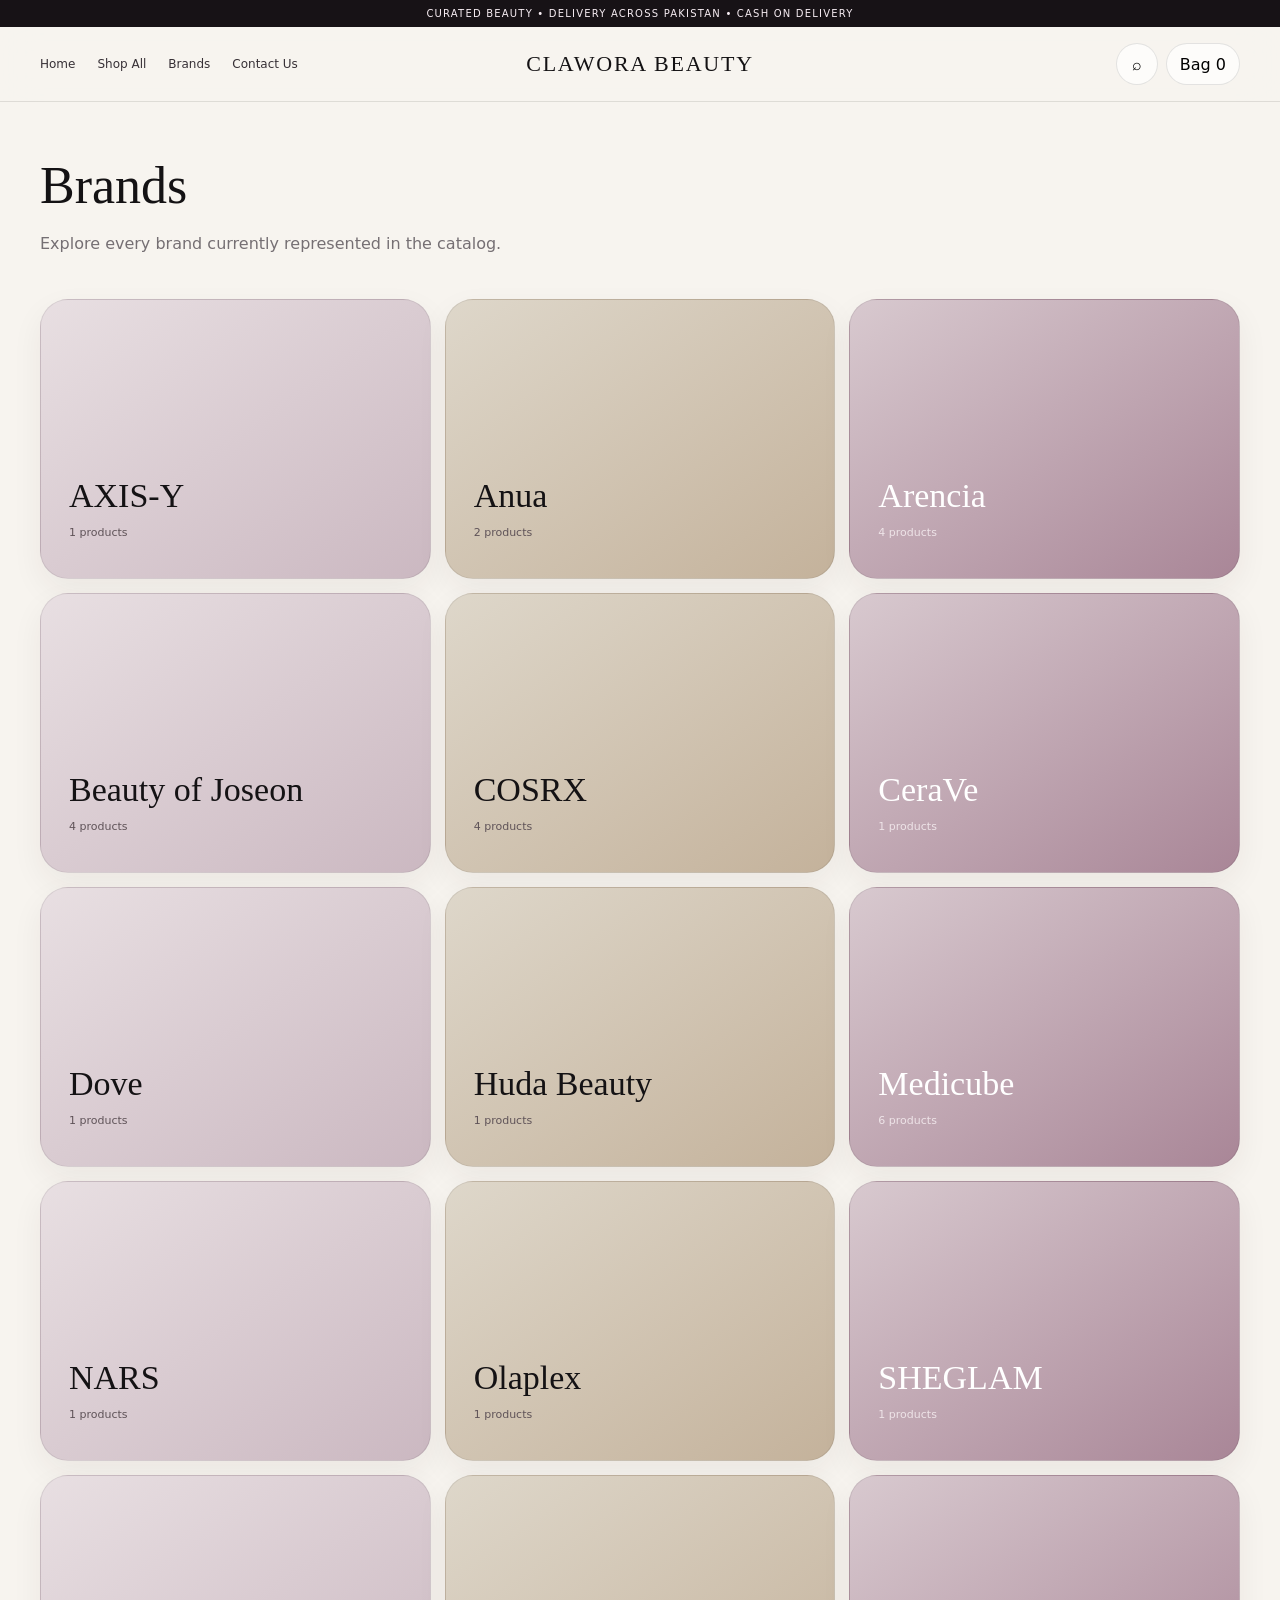
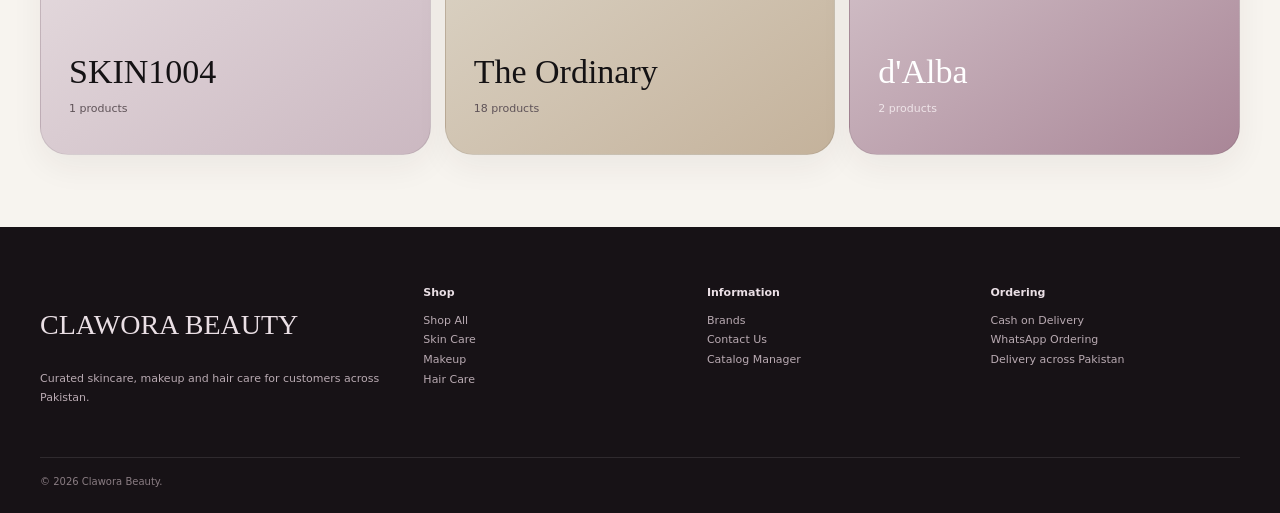
<file: brands.html>
<!doctype html><html lang="en"><head><meta charset="utf-8"><meta name="viewport" content="width=device-width,initial-scale=1"><title>Brands — Clawora Beauty</title><link rel="stylesheet" href="styles.css"></head><body>
<div class="announcement">CURATED BEAUTY • DELIVERY ACROSS PAKISTAN • CASH ON DELIVERY</div>
<header class="siteHeader"><div class="wrap headerInner">
  <button class="menuBtn mobileOnly" onclick="openMenu()">☰</button>
  <nav class="desktopNav"><a href="index.html">Home</a><a href="shop.html">Shop All</a><a href="brands.html">Brands</a><a href="contact.html">Contact Us</a></nav>
  <a class="headerBrand" href="index.html">CLAWORA BEAUTY</a>
  <div class="headerActions"><button class="iconBtn" onclick="location.href='shop.html'">⌕</button><button class="iconBtn" onclick="openCart()">Bag <span id="cartCount">0</span></button></div>
</div></header>
<div id="menuDrawer" class="drawer"><div class="drawerVeil" onclick="closeMenu()"></div><aside class="drawerPanel">
  <div class="drawerTop"><div class="drawerBrand">CLAWORA BEAUTY</div><button class="iconBtn" onclick="closeMenu()">×</button></div>
  <nav class="drawerNav"><a href="index.html">Home</a><a href="shop.html">Shop All</a><a href="shop.html?category=Skin%20Care">Skin Care</a><a href="shop.html?category=Hair%20Care">Hair Care</a><a href="shop.html?category=Makeup">Makeup</a><a href="brands.html">Brands</a><a href="contact.html">Contact Us</a></nav>
  <div class="drawerFoot">Premium multi-brand beauty storefront for Pakistan.</div>
</aside></div>
<main class="wrap"><section class="pageHero"><h1>Brands</h1><p>Explore every brand currently represented in the catalog.</p></section><div id="brandGrid" class="categoryGrid"></div></main>
<footer><div class="wrap"><div class="footerGrid">
<div><h3>CLAWORA BEAUTY</h3><p>Curated skincare, makeup and hair care for customers across Pakistan.</p></div>
<div><b>Shop</b><p><a href="shop.html">Shop All</a><br><a href="shop.html?category=Skin%20Care">Skin Care</a><br><a href="shop.html?category=Makeup">Makeup</a><br><a href="shop.html?category=Hair%20Care">Hair Care</a></p></div>
<div><b>Information</b><p><a href="brands.html">Brands</a><br><a href="contact.html">Contact Us</a><br><a href="catalog-manager.html">Catalog Manager</a></p></div>
<div><b>Ordering</b><p>Cash on Delivery<br>WhatsApp Ordering<br>Delivery across Pakistan</p></div>
</div><div class="copyright">© 2026 Clawora Beauty.</div></div></footer>

<div id="cartDrawer" class="cartDrawer"><div class="cartVeil" onclick="closeCart()"></div><aside class="cartPanel">
<div style="display:flex;justify-content:space-between;align-items:center"><h3>Your Bag</h3><button class="iconBtn" onclick="closeCart()">×</button></div>
<div id="cartList" class="cartList"></div>
<div class="cartBottom"><div style="display:flex;justify-content:space-between"><b>Total</b><b id="cartTotal">PKR 0</b></div><button class="btn btnDark" onclick="checkout()">Order on WhatsApp</button></div>
</aside></div>
<script src="store-config.js"></script><script src="app.js"></script><script>loadBrands();</script></body></html>
</file>
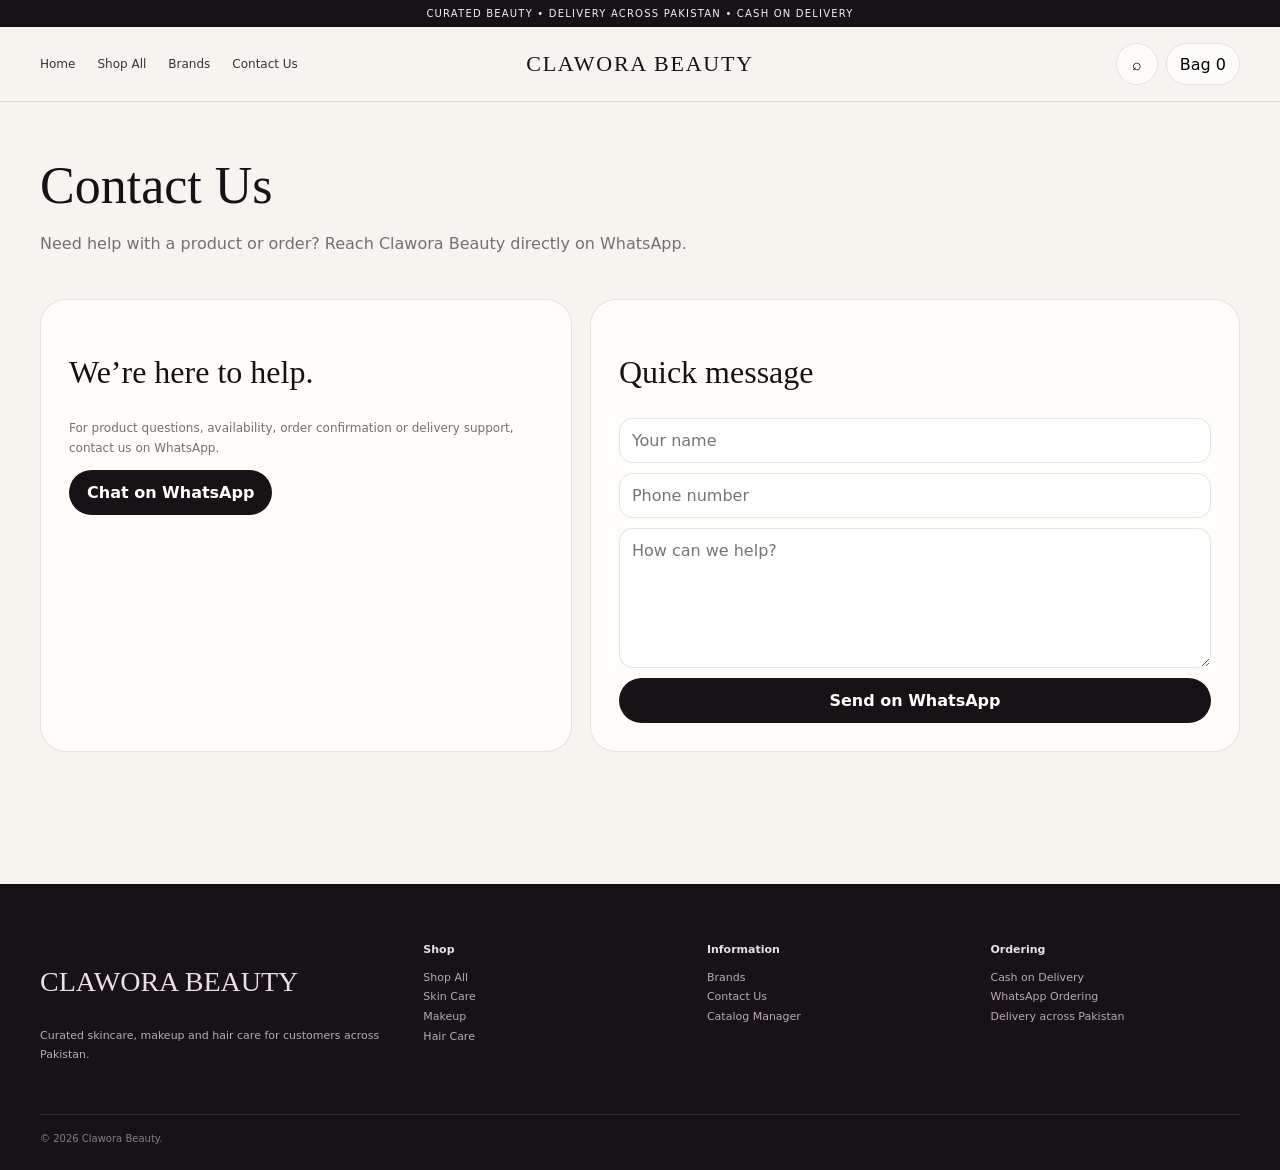
<file: contact.html>
<!doctype html><html lang="en"><head><meta charset="utf-8"><meta name="viewport" content="width=device-width,initial-scale=1"><title>Contact Us — Clawora Beauty</title><link rel="stylesheet" href="styles.css"></head><body>
<div class="announcement">CURATED BEAUTY • DELIVERY ACROSS PAKISTAN • CASH ON DELIVERY</div>
<header class="siteHeader"><div class="wrap headerInner">
  <button class="menuBtn mobileOnly" onclick="openMenu()">☰</button>
  <nav class="desktopNav"><a href="index.html">Home</a><a href="shop.html">Shop All</a><a href="brands.html">Brands</a><a href="contact.html">Contact Us</a></nav>
  <a class="headerBrand" href="index.html">CLAWORA BEAUTY</a>
  <div class="headerActions"><button class="iconBtn" onclick="location.href='shop.html'">⌕</button><button class="iconBtn" onclick="openCart()">Bag <span id="cartCount">0</span></button></div>
</div></header>
<div id="menuDrawer" class="drawer"><div class="drawerVeil" onclick="closeMenu()"></div><aside class="drawerPanel">
  <div class="drawerTop"><div class="drawerBrand">CLAWORA BEAUTY</div><button class="iconBtn" onclick="closeMenu()">×</button></div>
  <nav class="drawerNav"><a href="index.html">Home</a><a href="shop.html">Shop All</a><a href="shop.html?category=Skin%20Care">Skin Care</a><a href="shop.html?category=Hair%20Care">Hair Care</a><a href="shop.html?category=Makeup">Makeup</a><a href="brands.html">Brands</a><a href="contact.html">Contact Us</a></nav>
  <div class="drawerFoot">Premium multi-brand beauty storefront for Pakistan.</div>
</aside></div>
<main class="wrap"><section class="pageHero"><h1>Contact Us</h1><p>Need help with a product or order? Reach Clawora Beauty directly on WhatsApp.</p></section><section class="contactGrid"><div class="contactCard"><h2>We’re here to help.</h2><p>For product questions, availability, order confirmation or delivery support, contact us on WhatsApp.</p><button class="btn btnDark" onclick="openSupportWhatsApp()">Chat on WhatsApp</button></div><div class="formCard"><h2>Quick message</h2><form onsubmit="sendContact(event)"><input id="cName" placeholder="Your name" required><input id="cPhone" placeholder="Phone number"><textarea id="cMsg" placeholder="How can we help?" required></textarea><button class="btn btnDark" type="submit">Send on WhatsApp</button></form></div></section></main>
<footer><div class="wrap"><div class="footerGrid">
<div><h3>CLAWORA BEAUTY</h3><p>Curated skincare, makeup and hair care for customers across Pakistan.</p></div>
<div><b>Shop</b><p><a href="shop.html">Shop All</a><br><a href="shop.html?category=Skin%20Care">Skin Care</a><br><a href="shop.html?category=Makeup">Makeup</a><br><a href="shop.html?category=Hair%20Care">Hair Care</a></p></div>
<div><b>Information</b><p><a href="brands.html">Brands</a><br><a href="contact.html">Contact Us</a><br><a href="catalog-manager.html">Catalog Manager</a></p></div>
<div><b>Ordering</b><p>Cash on Delivery<br>WhatsApp Ordering<br>Delivery across Pakistan</p></div>
</div><div class="copyright">© 2026 Clawora Beauty.</div></div></footer>

<div id="cartDrawer" class="cartDrawer"><div class="cartVeil" onclick="closeCart()"></div><aside class="cartPanel">
<div style="display:flex;justify-content:space-between;align-items:center"><h3>Your Bag</h3><button class="iconBtn" onclick="closeCart()">×</button></div>
<div id="cartList" class="cartList"></div>
<div class="cartBottom"><div style="display:flex;justify-content:space-between"><b>Total</b><b id="cartTotal">PKR 0</b></div><button class="btn btnDark" onclick="checkout()">Order on WhatsApp</button></div>
</aside></div>
<script src="store-config.js"></script><script src="app.js"></script></body></html>
</file>
<file: styles.css>
:root{
  --bg:#f7f4ef;
  --paper:#fffdf9;
  --ink:#141214;
  --muted:#756f73;
  --line:rgba(20,18,20,.11);
  --wine:#4a2538;
  --wine2:#6f4056;
  --soft:#eadfe4;
  --shadow:0 22px 70px rgba(45,28,36,.10);
}

*{
  box-sizing:border-box;
}

html{
  scroll-behavior:smooth;
}

body{
  margin:0;
  background:var(--bg);
  color:var(--ink);
  font-family:Inter,ui-sans-serif,system-ui,-apple-system,Segoe UI,sans-serif;
}

body.menu-open{
  overflow:hidden;
}

a{
  color:inherit;
}

button,
input,
select,
textarea{
  font:inherit;
}

.wrap{
  width:min(1200px,calc(100% - 28px));
  margin:auto;
}

/* ANNOUNCEMENT BAR */

.announcement{
  background:#171216;
  color:#f7edf3;
  padding:8px 12px;
  text-align:center;
  font-size:10px;
  letter-spacing:.12em;
  text-transform:uppercase;
}

/* HEADER */

.siteHeader{
  position:sticky;
  top:0;
  z-index:60;
  background:rgba(247,244,239,.9);
  backdrop-filter:blur(18px);
  -webkit-backdrop-filter:blur(18px);
  border-bottom:1px solid var(--line);
}

.headerInner{
  height:74px;
  display:grid;
  grid-template-columns:1fr auto 1fr;
  align-items:center;
  gap:18px;
}

.menuBtn,
.iconBtn{
  border:1px solid var(--line);
  background:rgba(255,255,255,.65);
  border-radius:999px;
  min-width:42px;
  height:42px;
  padding:0 13px;
  cursor:pointer;
}

.menuBtn{
  justify-self:start;
}

.headerBrand{
  font-family:Georgia,serif;
  font-size:22px;
  letter-spacing:.08em;
  text-decoration:none;
}

.headerActions{
  justify-self:end;
  display:flex;
  gap:8px;
  align-items:center;
}

.desktopNav{
  display:flex;
  gap:22px;
  align-items:center;
}

.desktopNav a{
  text-decoration:none;
  font-size:12px;
  color:#373036;
}

.mobileOnly{
  display:none;
}

/* MOBILE MENU DRAWER */

.drawer{
  position:fixed;
  inset:0;
  z-index:90;
  pointer-events:none;
}

.drawer.open{
  pointer-events:auto;
}

.drawerVeil{
  position:absolute;
  inset:0;
  background:rgba(15,9,12,.5);
  opacity:0;
  transition:.25s;
}

.drawer.open .drawerVeil{
  opacity:1;
}

.drawerPanel{
  position:absolute;
  left:0;
  top:0;
  bottom:0;
  width:min(390px,92vw);
  background:#fffdf9;
  transform:translateX(-100%);
  transition:.3s;
  padding:22px;
  display:flex;
  flex-direction:column;
}

.drawer.open .drawerPanel{
  transform:translateX(0);
}

.drawerTop{
  display:flex;
  justify-content:space-between;
  align-items:center;
}

.drawerBrand{
  font-family:Georgia,serif;
  font-size:23px;
}

.drawerNav{
  display:grid;
  gap:6px;
  margin-top:26px;
}

.drawerNav a{
  padding:14px 2px;
  border-bottom:1px solid var(--line);
  text-decoration:none;
  font-family:Georgia,serif;
  font-size:24px;
}

.drawerFoot{
  margin-top:auto;
  color:var(--muted);
  font-size:11px;
  line-height:1.6;
}

/* HERO */

.hero{
  padding:26px 0 18px;
}

.heroShell{
  display:grid;
  grid-template-columns:1.08fr .92fr;
  min-height:570px;
  border-radius:34px;
  overflow:hidden;
  background:#171216;
  color:white;
  box-shadow:var(--shadow);
}

.heroCopy{
  padding:68px;
  background:
    radial-gradient(circle at 14% 10%,rgba(137,74,103,.48),transparent 34%),
    linear-gradient(145deg,#171216,#2a1921 80%);
  display:flex;
  flex-direction:column;
  justify-content:center;
}

.eyebrow{
  font-size:10px;
  letter-spacing:.18em;
  text-transform:uppercase;
  color:#d9beca;
}

.hero h1{
  font-family:Georgia,serif;
  font-weight:400;
  font-size:clamp(48px,7vw,88px);
  line-height:.94;
  margin:16px 0 18px;
}

.hero p{
  font-size:14px;
  line-height:1.65;
  color:#d7ccd1;
  max-width:560px;
}

.ctaRow{
  display:flex;
  gap:10px;
  flex-wrap:wrap;
  margin-top:24px;
}

.btn{
  border:0;
  border-radius:999px;
  padding:13px 18px;
  font-weight:760;
  text-decoration:none;
  display:inline-flex;
  align-items:center;
  justify-content:center;
  cursor:pointer;
}

.btnLight{
  background:#fff;
  color:#171216;
}

.btnDark{
  background:#171216;
  color:#fff;
}

.btnOutline{
  border:1px solid rgba(255,255,255,.25);
  background:transparent;
  color:#fff;
}

.heroVisual{
  background:linear-gradient(160deg,#ddccd4,#f2e9e2);
  display:grid;
  place-items:center;
  padding:44px;
  position:relative;
}

.heroVisual img{
  width:min(86%,520px);
  height:82%;
  object-fit:contain;
  filter:drop-shadow(0 28px 40px rgba(61,33,45,.20));
  transform:rotate(-4deg);
}

.heroVisual:after{
  content:"CURATED BEAUTY";
  position:absolute;
  bottom:32px;
  right:34px;
  font-family:Georgia,serif;
  color:#4b3240;
  font-size:11px;
  letter-spacing:.25em;
}

/* TRUST BAR */

.trust{
  display:grid;
  grid-template-columns:repeat(4,1fr);
  border:1px solid var(--line);
  border-radius:22px;
  overflow:hidden;
  margin:16px auto 44px;
  background:var(--line);
  gap:1px;
}

.trust div{
  background:var(--paper);
  padding:18px;
}

.trust b{
  font-size:12px;
  display:block;
}

.trust span{
  font-size:10px;
  color:var(--muted);
}

/* SECTION HEADINGS */

.sectionHead{
  display:flex;
  align-items:end;
  justify-content:space-between;
  gap:18px;
  margin:48px 0 18px;
}

.sectionHead h2{
  font-family:Georgia,serif;
  font-size:38px;
  font-weight:400;
  margin:0;
}

.sectionHead p{
  margin:6px 0 0;
  color:var(--muted);
  font-size:12px;
}

.viewAll{
  text-decoration:none;
  font-size:11px;
  border-bottom:1px solid var(--ink);
  padding-bottom:2px;
}

/* CATEGORY + BRAND GRID */

.categoryGrid{
  display:grid;
  grid-template-columns:repeat(3,1fr);
  gap:14px;
}

.categoryCard{
  min-height:280px;
  border-radius:28px;
  padding:28px;
  display:flex;
  align-items:flex-end;
  text-decoration:none;
  position:relative;
  overflow:hidden;
  background:linear-gradient(145deg,#e8dfe2,#cbb8c1);
  border:1px solid rgba(20,18,20,.08);
  transition:.25s ease;
  box-shadow:0 12px 32px rgba(45,28,36,.06);
}

.categoryCard:hover{
  transform:translateY(-4px);
  box-shadow:var(--shadow);
}

.categoryCard h3{
  font-family:Georgia,serif;
  font-size:34px;
  font-weight:400;
  margin:0;
}

.categoryCard p{
  font-size:11px;
  color:#5f5358;
}

/* IMPORTANT FIX:
   Every brand card now gets a proper background,
   not only the first three.
*/

.categoryCard:nth-child(3n+1){
  background:linear-gradient(145deg,#e8dfe2,#cbb8c1);
}

.categoryCard:nth-child(3n+2){
  background:linear-gradient(145deg,#ded7ca,#c4b29b);
}

.categoryCard:nth-child(3n){
  background:linear-gradient(145deg,#d8c9cf,#a98697);
  color:#fff;
}

.categoryCard:nth-child(3n) p{
  color:#eee4e8;
}

/* PRODUCT GRID */

.productGrid{
  display:grid;
  grid-template-columns:repeat(4,1fr);
  gap:14px;
}

.productCard{
  background:var(--paper);
  border:1px solid rgba(20,18,20,.07);
  border-radius:24px;
  overflow:hidden;
  box-shadow:0 8px 30px rgba(38,25,30,.03);
  transition:.22s;
}

.productCard:hover{
  transform:translateY(-4px);
  box-shadow:var(--shadow);
}

.productImage{
  aspect-ratio:1;
  background:#fff;
  display:grid;
  place-items:center;
  padding:16px;
  position:relative;
}

.productImage img{
  width:100%;
  height:100%;
  object-fit:contain;
}

.badge{
  position:absolute;
  left:11px;
  top:11px;
  background:#171216;
  color:white;
  font-size:9px;
  padding:6px 8px;
  border-radius:999px;
}

.productBody{
  padding:14px;
}

.vendor{
  font-size:9px;
  letter-spacing:.12em;
  text-transform:uppercase;
  color:#7c4b63;
}

.productTitle{
  font-family:Georgia,serif;
  font-size:16px;
  line-height:1.25;
  min-height:42px;
  margin:8px 0;
}

.price{
  font-size:13px;
  font-weight:800;
}

.cardActions{
  display:grid;
  grid-template-columns:1fr auto;
  gap:8px;
  margin-top:12px;
}

.cardActions a,
.cardActions button{
  border-radius:12px;
  padding:11px;
  border:1px solid var(--line);
  background:transparent;
  text-decoration:none;
  text-align:center;
  cursor:pointer;
}

.cardActions .primary{
  background:#171216;
  color:#fff;
  border-color:#171216;
}

/* EDITORIAL SECTIONS */

.editorialSplit{
  display:grid;
  grid-template-columns:1fr 1fr;
  gap:14px;
  margin:58px 0;
}

.editorialBox{
  min-height:320px;
  border-radius:28px;
  padding:34px;
  display:flex;
  align-items:end;
}

.editorialBox:first-child{
  background:linear-gradient(145deg,#e7ddd7,#cdb8c0);
}

.editorialBox:last-child{
  background:#191418;
  color:white;
}

.editorialBox h3{
  font-family:Georgia,serif;
  font-size:36px;
  font-weight:400;
  margin:0 0 8px;
}

.editorialBox p{
  font-size:12px;
  line-height:1.6;
  max-width:470px;
}

/* PAGE HERO */

.pageHero{
  padding:54px 0 26px;
}

.pageHero h1{
  font-family:Georgia,serif;
  font-size:52px;
  font-weight:400;
  margin:0 0 10px;
}

.pageHero p{
  color:var(--muted);
  max-width:650px;
  line-height:1.6;
}

/* FILTERS */

.filters{
  display:flex;
  gap:8px;
  flex-wrap:wrap;
  margin-bottom:20px;
}

.filters input,
.filters select{
  border:1px solid var(--line);
  background:var(--paper);
  border-radius:999px;
  padding:11px 13px;
  outline:none;
}

/* PRODUCT PAGE */

.productPage{
  display:grid;
  grid-template-columns:1.05fr .95fr;
  gap:36px;
  padding:34px 0 60px;
}

.gallery{
  display:grid;
  grid-template-columns:86px 1fr;
  gap:12px;
}

.thumbs{
  display:grid;
  gap:9px;
  align-content:start;
}

.thumb{
  aspect-ratio:1;
  border:1px solid var(--line);
  background:#fff;
  border-radius:14px;
  padding:7px;
  cursor:pointer;
}

.thumb img{
  width:100%;
  height:100%;
  object-fit:contain;
}

.thumb.active{
  outline:2px solid #171216;
}

.mainMedia{
  background:#fff;
  border-radius:28px;
  min-height:560px;
  display:grid;
  place-items:center;
  padding:26px;
}

.mainMedia img{
  width:100%;
  height:100%;
  max-height:640px;
  object-fit:contain;
}

.productInfo{
  padding:18px 0;
}

.productInfo h1{
  font-family:Georgia,serif;
  font-size:44px;
  font-weight:400;
  line-height:1.03;
  margin:10px 0 14px;
}

.productInfo .price{
  font-size:18px;
}

.productInfo p{
  color:var(--muted);
  line-height:1.7;
  font-size:13px;
}

.qtyRow{
  display:flex;
  gap:10px;
  align-items:center;
  margin:18px 0;
}

.qty{
  display:flex;
  border:1px solid var(--line);
  border-radius:999px;
  overflow:hidden;
}

.qty button{
  border:0;
  background:transparent;
  width:40px;
  height:40px;
  cursor:pointer;
}

.qty span{
  width:34px;
  display:grid;
  place-items:center;
  font-size:12px;
}

.buyStack{
  display:grid;
  gap:9px;
}

.whatsapp{
  background:#111;
  color:#fff;
  border:0;
  border-radius:14px;
  padding:14px;
  font-weight:780;
  cursor:pointer;
}

.addBag{
  background:#fff;
  border:1px solid var(--line);
  border-radius:14px;
  padding:14px;
  cursor:pointer;
}

.accord{
  border-top:1px solid var(--line);
  padding:16px 0;
  margin-top:18px;
}

.accord b{
  display:block;
  margin-bottom:8px;
}

.accord span{
  font-size:12px;
  color:var(--muted);
  line-height:1.65;
}

/* CONTACT PAGE */

.contactGrid{
  display:grid;
  grid-template-columns:.9fr 1.1fr;
  gap:18px;
  padding-bottom:60px;
}

.contactCard,
.formCard{
  background:var(--paper);
  border:1px solid var(--line);
  border-radius:26px;
  padding:28px;
}

.contactCard h2,
.formCard h2{
  font-family:Georgia,serif;
  font-weight:400;
  font-size:32px;
}

.contactCard p{
  color:var(--muted);
  line-height:1.7;
  font-size:12px;
}

.formCard form{
  display:grid;
  gap:10px;
}

.formCard input,
.formCard textarea{
  border:1px solid var(--line);
  border-radius:14px;
  padding:12px;
  background:#fff;
}

.formCard textarea{
  min-height:140px;
}

/* FOOTER */

footer{
  margin-top:72px;
  background:#171216;
  color:#eadfe5;
  padding:54px 0 26px;
}

.footerGrid{
  display:grid;
  grid-template-columns:1.4fr 1fr 1fr 1fr;
  gap:34px;
}

.footerGrid h3{
  font-family:Georgia,serif;
  font-size:28px;
  font-weight:400;
}

.footerGrid b{
  font-size:11px;
}

.footerGrid p,
.footerGrid a{
  font-size:11px;
  color:#b9aab2;
  text-decoration:none;
  line-height:1.8;
}

.copyright{
  margin-top:38px;
  padding-top:18px;
  border-top:1px solid rgba(255,255,255,.1);
  font-size:10px;
  color:#897c82;
}

/* CART DRAWER */

.cartDrawer{
  position:fixed;
  inset:0;
  z-index:100;
  pointer-events:none;
}

.cartDrawer.open{
  pointer-events:auto;
}

.cartVeil{
  position:absolute;
  inset:0;
  background:rgba(15,9,12,.48);
  opacity:0;
  transition:.25s;
}

.cartDrawer.open .cartVeil{
  opacity:1;
}

.cartPanel{
  position:absolute;
  right:0;
  top:0;
  bottom:0;
  width:min(430px,94vw);
  background:#fffdf9;
  transform:translateX(100%);
  transition:.3s;
  padding:22px;
  display:flex;
  flex-direction:column;
}

.cartDrawer.open .cartPanel{
  transform:translateX(0);
}

.cartList{
  display:grid;
  gap:10px;
  margin-top:18px;
  overflow:auto;
}

.cartItem{
  display:grid;
  grid-template-columns:62px 1fr auto;
  gap:10px;
  align-items:center;
  border-bottom:1px solid var(--line);
  padding-bottom:10px;
}

.cartItem img{
  width:62px;
  height:62px;
  object-fit:contain;
  background:#fff;
  border-radius:12px;
}

.cartItem b{
  font-size:11px;
}

.cartItem span{
  font-size:10px;
  color:var(--muted);
}

.cartBottom{
  margin-top:auto;
  border-top:1px solid var(--line);
  padding-top:14px;
}

.cartBottom button{
  width:100%;
  margin-top:8px;
}

/* TABLET */

@media(max-width:920px){

  .desktopNav{
    display:none;
  }

  .mobileOnly{
    display:inline-block;
  }

  .heroShell{
    grid-template-columns:1fr;
  }

  .heroVisual{
    min-height:340px;
  }

  .categoryGrid{
    grid-template-columns:1fr 1fr;
  }

  .productGrid{
    grid-template-columns:repeat(2,1fr);
  }

  .productPage{
    grid-template-columns:1fr;
  }

  .contactGrid{
    grid-template-columns:1fr;
  }

  .footerGrid{
    grid-template-columns:1fr 1fr;
  }

  .editorialSplit{
    grid-template-columns:1fr;
  }
}

/* MOBILE */

@media(max-width:560px){

  .headerInner{
    grid-template-columns:auto 1fr auto;
  }

  .headerBrand{
    font-size:18px;
    text-align:center;
  }

  .heroCopy{
    padding:44px 26px;
  }

  .hero h1{
    font-size:49px;
  }

  .heroVisual{
    display:none;
  }

  .trust{
    grid-template-columns:1fr 1fr;
  }

  .categoryGrid{
    grid-template-columns:1fr;
  }

  .categoryCard{
    min-height:220px;
  }

  .productGrid{
    gap:9px;
  }

  .productBody{
    padding:11px;
  }

  .productTitle{
    font-size:14px;
  }

  .sectionHead{
    align-items:flex-start;
    flex-direction:column;
  }

  .gallery{
    grid-template-columns:1fr;
  }

  .thumbs{
    grid-template-columns:repeat(5,1fr);
    order:2;
  }

  .mainMedia{
    min-height:420px;
  }

  .productInfo h1{
    font-size:36px;
  }

  .footerGrid{
    grid-template-columns:1fr;
  }
  }
</file>
